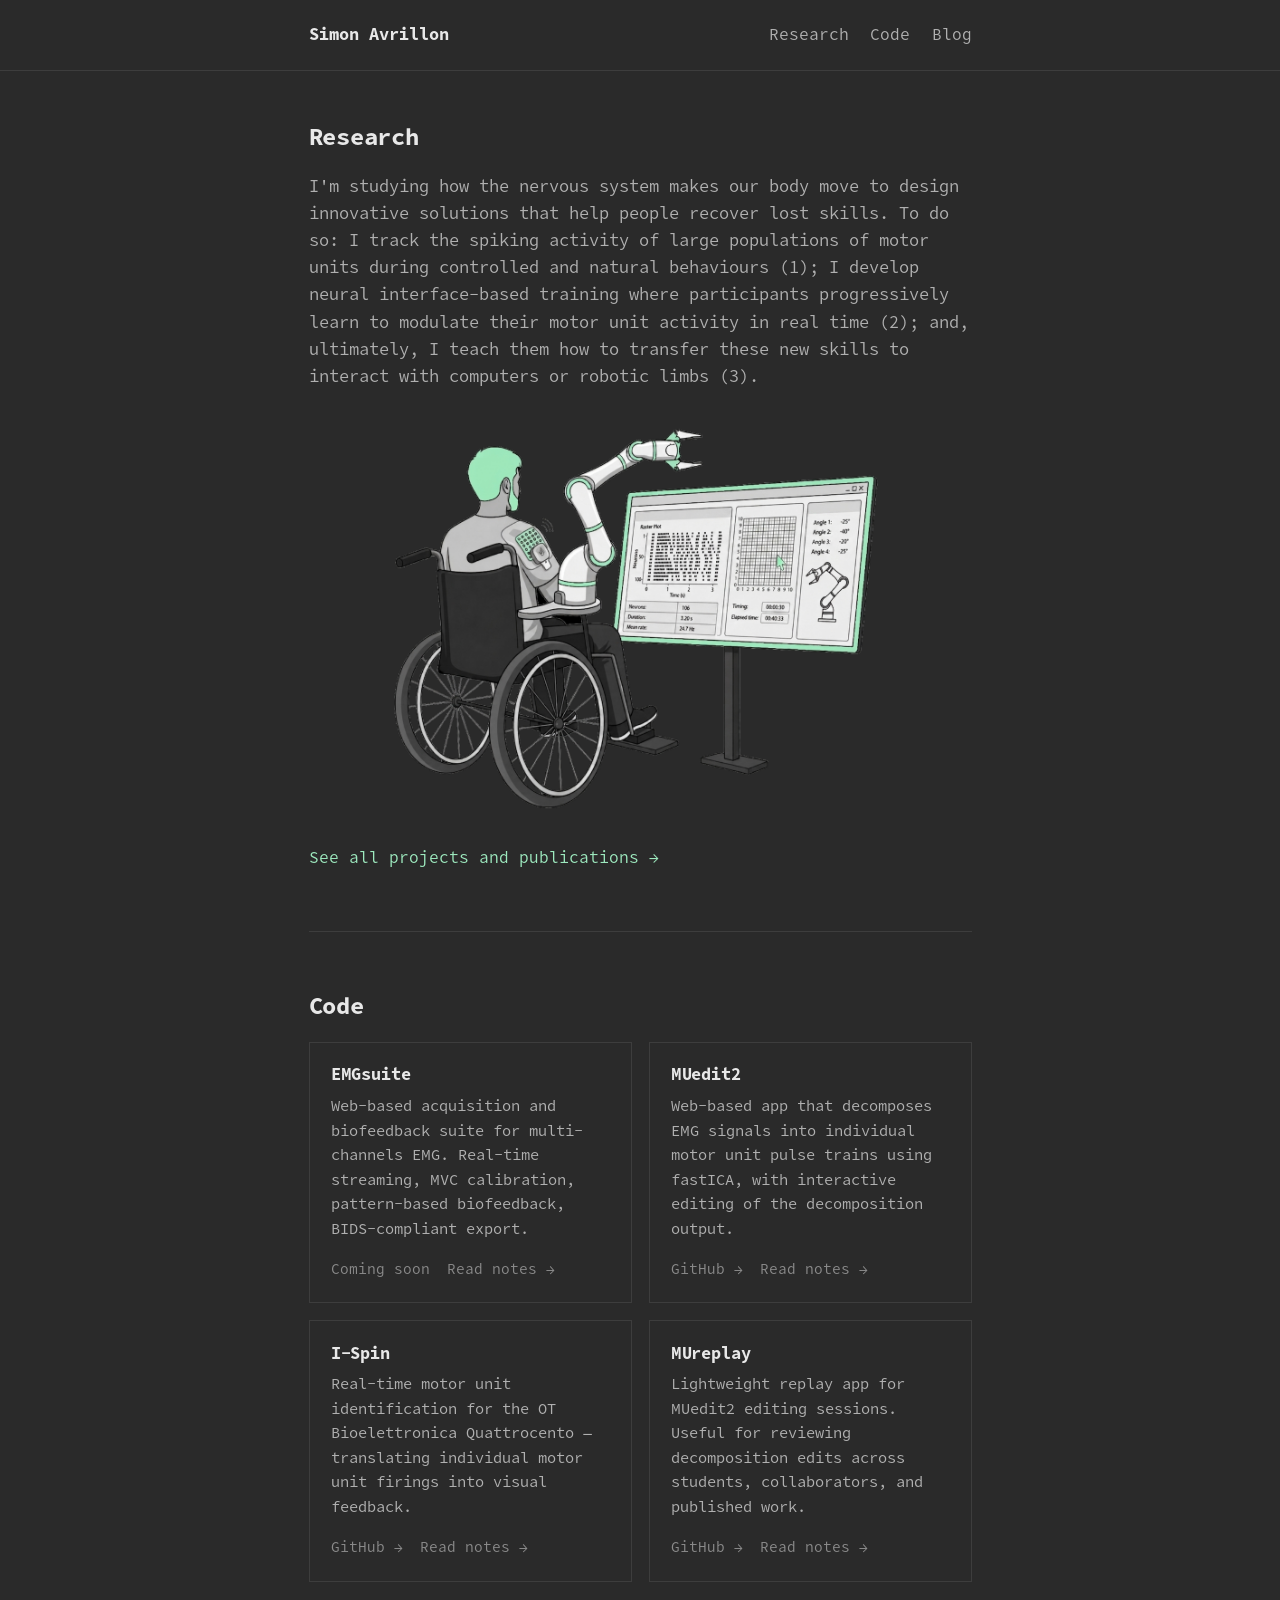
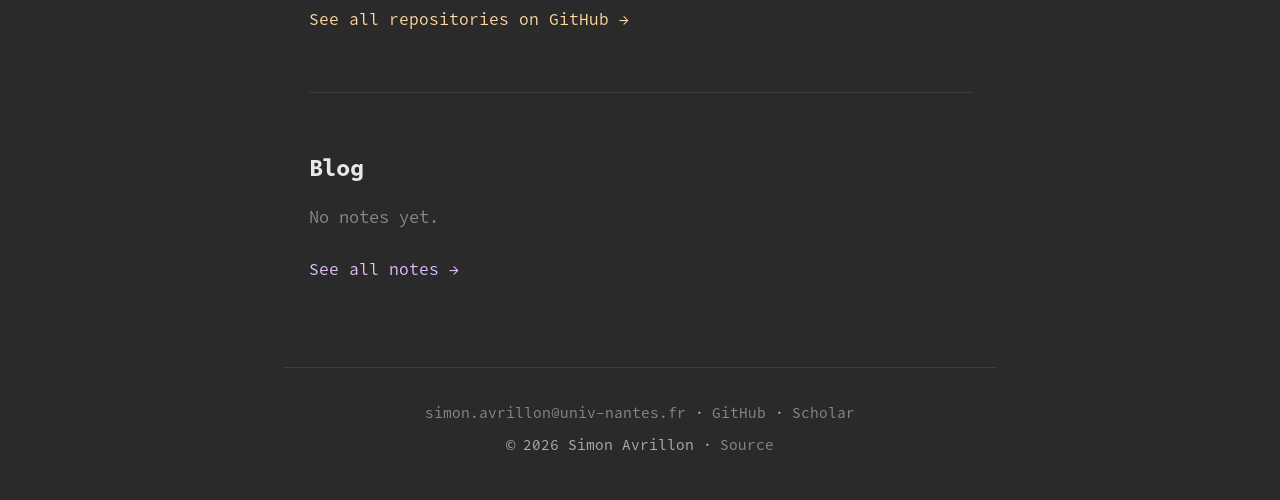
<file: index.html>
<!doctype html>
<html lang="en">
  <head>
    <meta charset="UTF-8" />
    <meta name="viewport" content="width=device-width, initial-scale=1.0" />
    <title>Simon Avrillon</title>
    <meta
      name="description"
      content="Simon Avrillon — researcher in neuromuscular physiology. Open-source tools for high-density EMG and motor unit analysis."
    />
    <link rel="stylesheet" href="css/style.css" />
    <link
      rel="icon"
      href="data:image/svg+xml,%3Csvg xmlns='http://www.w3.org/2000/svg' viewBox='0 0 24 24' fill='none' stroke='%236fa8ff' stroke-width='2' stroke-linecap='round' stroke-linejoin='round'%3E%3Cpath d='M22 12h-2.48a2 2 0 0 0-1.93 1.46l-2.35 8.36a.25.25 0 0 1-.48 0L9.24 2.18a.25.25 0 0 0-.48 0l-2.35 8.36A2 2 0 0 1 4.49 12H2'/%3E%3C/svg%3E"
    />
  </head>
  <body>
    <header class="site-header">
      <nav>
        <a href="/" class="brand">Simon Avrillon</a>
        <ul class="nav-links">
          <li><a href="#research">Research</a></li>
          <li><a href="#code">Code</a></li>
          <li><a href="#blog">Blog</a></li>
        </ul>
      </nav>
    </header>

    <main>
      <section id="research">
        <h2>Research</h2>
        <p>
          I'm studying how the nervous system makes our body move to design innovative solutions
          that help people recover lost skills. To do so: I track the spiking activity of large
          populations of motor units during controlled and natural behaviours (1); I develop neural
          interface-based training where participants progressively learn to modulate their motor
          unit activity in real time (2); and, ultimately, I teach them how to transfer these new
          skills to interact with computers or robotic limbs (3).
        </p>
        <img
          src="assets/research.png"
          alt="Research overview"
          style="width: 80%; display: block; margin: 0.2rem auto"
        />
        <p class="more-link"><a href="research.html">See all projects and publications →</a></p>
      </section>

      <section id="code">
        <h2>Code</h2>
        <ul class="repo-grid">
          <li class="repo-tile">
            <h3>EMGsuite</h3>
            <p>
              Web-based acquisition and biofeedback suite for multi-channels EMG. Real-time
              streaming, MVC calibration, pattern-based biofeedback, BIDS-compliant export.
            </p>
            <div class="tile-links">
              <span class="muted">Coming soon</span>
              <a href="blog/?tag=emgsuite">Read notes →</a>
            </div>
          </li>
          <li class="repo-tile">
            <h3>MUedit2</h3>
            <p>
              Web-based app that decomposes EMG signals into individual motor unit pulse trains
              using fastICA, with interactive editing of the decomposition output.
            </p>
            <div class="tile-links">
              <a href="https://github.com/simonavrillon/MUedit2">GitHub →</a>
              <a href="blog/?tag=muedit">Read notes →</a>
            </div>
          </li>
          <li class="repo-tile">
            <h3>I-Spin</h3>
            <p>
              Real-time motor unit identification for the OT Bioelettronica Quattrocento —
              translating individual motor unit firings into visual feedback.
            </p>
            <div class="tile-links">
              <a href="https://github.com/simonavrillon/I-Spin">GitHub →</a>
              <a href="blog/?tag=i-spin">Read notes →</a>
            </div>
          </li>
          <li class="repo-tile">
            <h3>MUreplay</h3>
            <p>
              Lightweight replay app for MUedit2 editing sessions. Useful for reviewing
              decomposition edits across students, collaborators, and published work.
            </p>
            <div class="tile-links">
              <a href="https://github.com/simonavrillon/MUreplay">GitHub →</a>
              <a href="blog/?tag=mureplay">Read notes →</a>
            </div>
          </li>
        </ul>
        <p class="more-link">
          <a href="https://github.com/simonavrillon?tab=repositories"
            >See all repositories on GitHub →</a
          >
        </p>
      </section>

      <section id="blog">
        <h2>Blog</h2>
        <p class="muted">No notes yet.</p>
        <p class="more-link"><a href="blog/">See all notes →</a></p>
      </section>
    </main>

    <footer>
      <p>
        <a href="mailto:simon.avrillon@univ-nantes.fr">simon.avrillon@univ-nantes.fr</a> ·
        <a href="https://github.com/simonavrillon">GitHub</a> ·
        <a href="https://scholar.google.com/citations?user=N3VrB_kAAAAJ&hl=fr">Scholar</a>
      </p>
      <p>
        © <span id="year"></span> Simon Avrillon ·
        <a href="https://github.com/simonavrillon/simonavrillon.github.io">Source</a>
      </p>
    </footer>

    <script>
      document.getElementById("year").textContent = new Date().getFullYear();
    </script>
  </body>
</html>
</file>
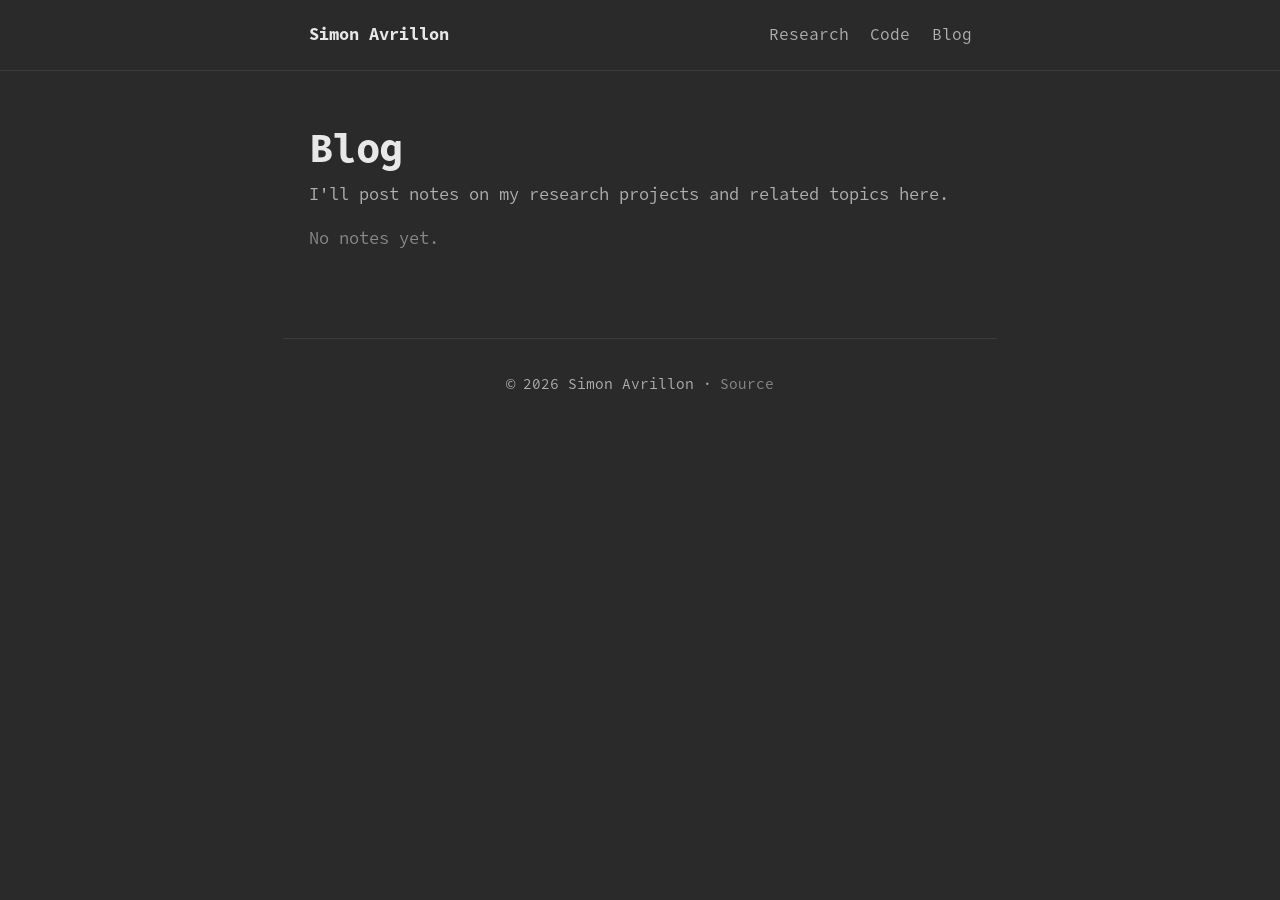
<file: blog/index.html>
<!DOCTYPE html>
<html lang="en">
<head>
  <meta charset="UTF-8">
  <meta name="viewport" content="width=device-width, initial-scale=1.0">
  <title>Simon Avrillon — Blog</title>
  <meta name="description" content="I'll post notes on my research projects and related topics here.">
  <link rel="stylesheet" href="../css/style.css">
  <link rel="icon" href="data:image/svg+xml,%3Csvg xmlns='http://www.w3.org/2000/svg' viewBox='0 0 24 24' fill='none' stroke='%236fa8ff' stroke-width='2' stroke-linecap='round' stroke-linejoin='round'%3E%3Cpath d='M22 12h-2.48a2 2 0 0 0-1.93 1.46l-2.35 8.36a.25.25 0 0 1-.48 0L9.24 2.18a.25.25 0 0 0-.48 0l-2.35 8.36A2 2 0 0 1 4.49 12H2'/%3E%3C/svg%3E">
</head>
<body>
  <header class="site-header">
    <nav>
      <a href="../" class="brand">Simon Avrillon</a>
      <ul class="nav-links">
        <li><a href="../#research">Research</a></li>
        <li><a href="../#code">Code</a></li>
        <li><a href="./">Blog</a></li>
      </ul>
    </nav>
  </header>

  <main id="blog">
    <section>
      <h1 id="blog-title">Blog</h1>
      <p class="tagline" id="blog-tagline">I'll post notes on my research projects and related topics here.</p>

      <ul class="post-list" id="post-list"></ul>
      <p id="no-posts" class="muted">No notes yet.</p>
    </section>
  </main>

  <footer>
    <p>© <span id="year"></span> Simon Avrillon · <a href="https://github.com/simonavrillon/simonavrillon.github.io">Source</a></p>
  </footer>

  <script>
    document.getElementById('year').textContent = new Date().getFullYear();

    const tag = new URLSearchParams(window.location.search).get('tag');
    if (tag) {
      document.getElementById('blog-title').textContent = tag;
      const tagline = document.getElementById('blog-tagline');
      tagline.textContent = '';
      const prefix = document.createTextNode('Notes tagged "' + tag + '" — ');
      const link = document.createElement('a');
      link.href = './';
      link.textContent = 'see all notes';
      tagline.appendChild(prefix);
      tagline.appendChild(link);
      let visible = 0;
      document.querySelectorAll('#post-list li').forEach(li => {
        const tags = (li.dataset.tags || '').split(',').map(t => t.trim()).filter(Boolean);
        if (tags.includes(tag)) {
          visible++;
        } else {
          li.hidden = true;
        }
      });
      if (visible === 0) document.getElementById('no-posts').hidden = false;
    }
  </script>
</body>
</html>
</file>
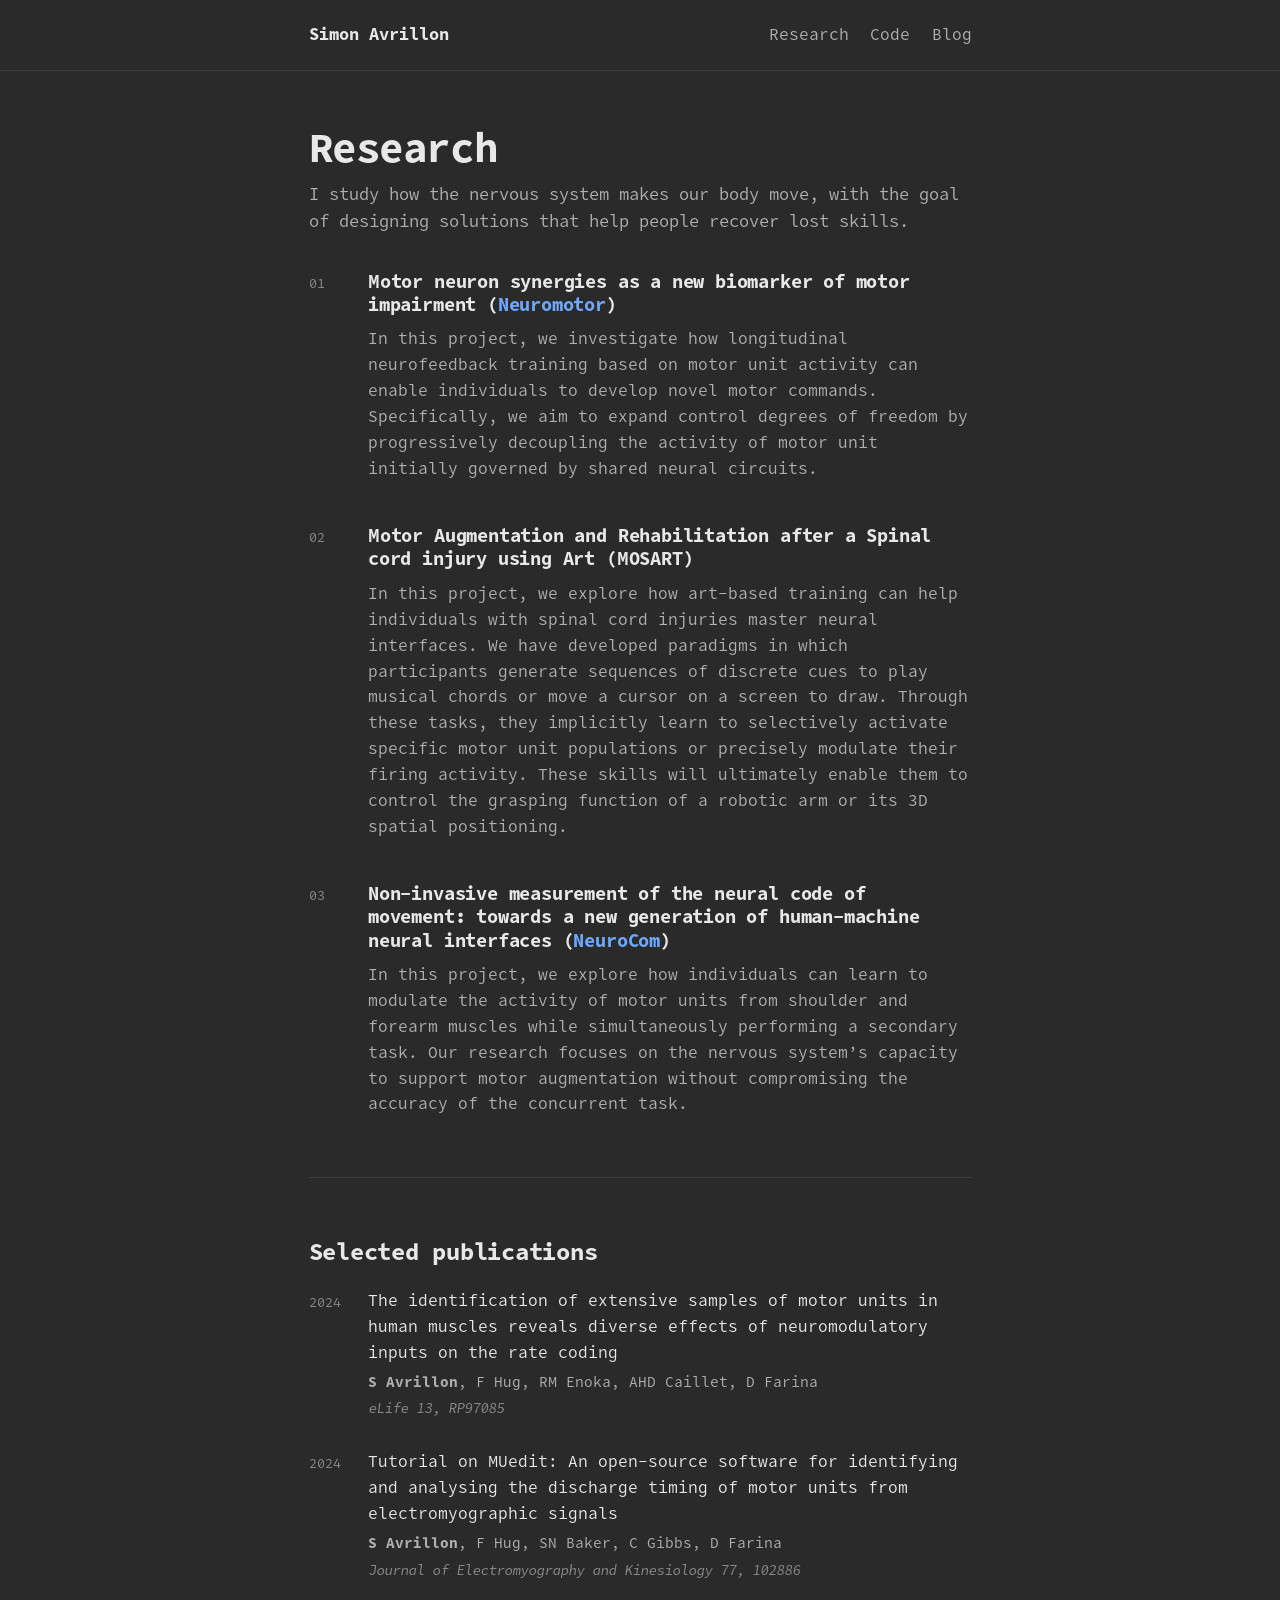
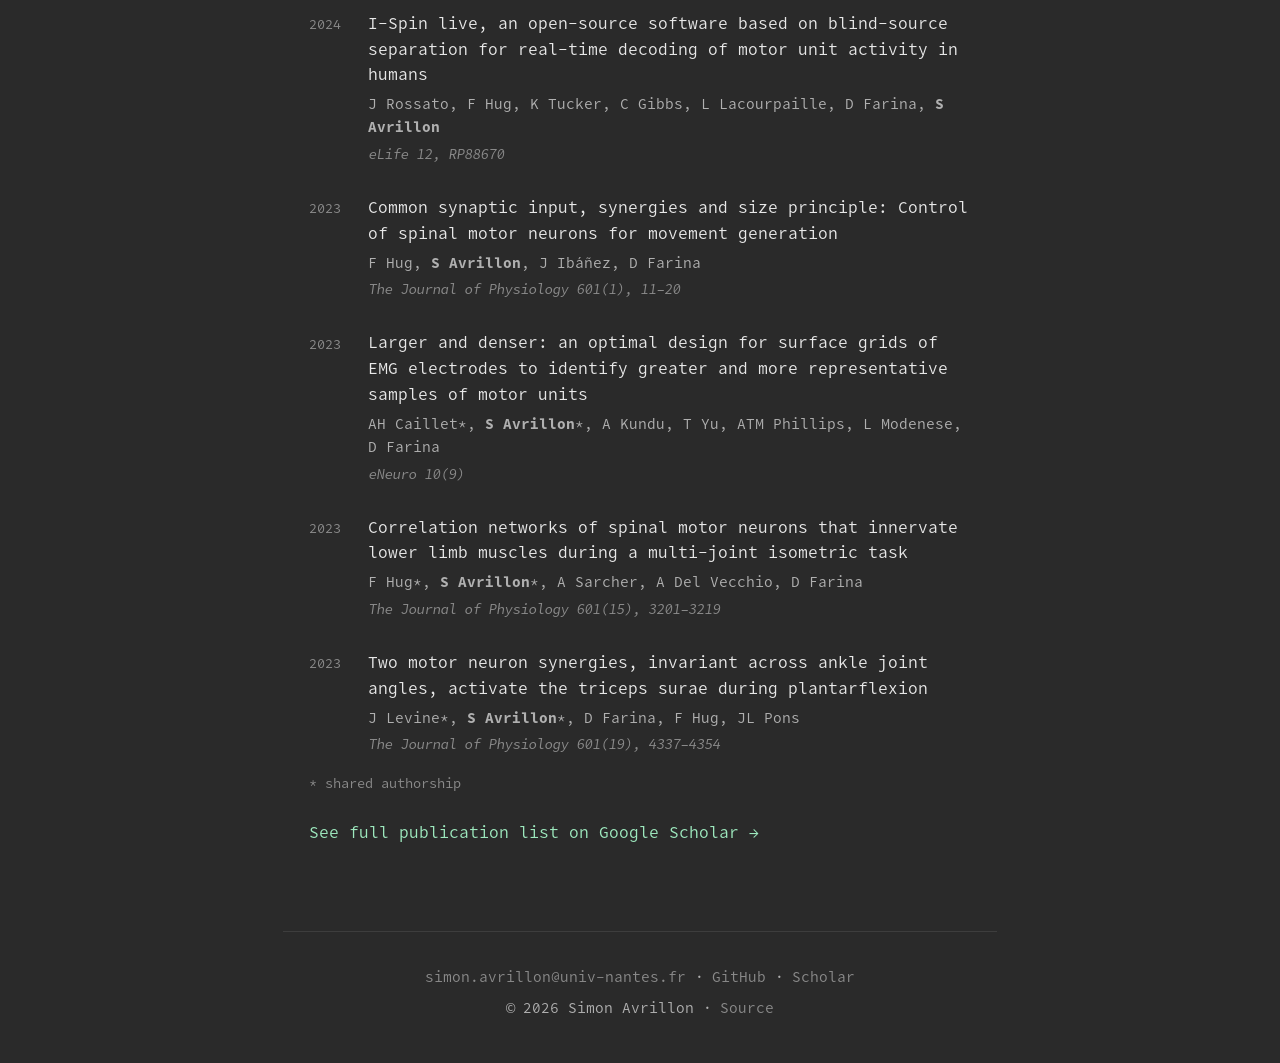
<file: research.html>
<!doctype html>
<html lang="en">
  <head>
    <meta charset="UTF-8" />
    <meta name="viewport" content="width=device-width, initial-scale=1.0" />
    <title>Simon Avrillon — Research</title>
    <meta
      name="description"
      content="Research projects and selected publications by Simon Avrillon — motor unit physiology, neural interfaces, and assistive technology."
    />
    <link rel="stylesheet" href="css/style.css" />
    <link
      rel="icon"
      href="data:image/svg+xml,%3Csvg xmlns='http://www.w3.org/2000/svg' viewBox='0 0 24 24' fill='none' stroke='%236fa8ff' stroke-width='2' stroke-linecap='round' stroke-linejoin='round'%3E%3Cpath d='M22 12h-2.48a2 2 0 0 0-1.93 1.46l-2.35 8.36a.25.25 0 0 1-.48 0L9.24 2.18a.25.25 0 0 0-.48 0l-2.35 8.36A2 2 0 0 1 4.49 12H2'/%3E%3C/svg%3E"
    />
  </head>
  <body>
    <header class="site-header">
      <nav>
        <a href="/" class="brand">Simon Avrillon</a>
        <ul class="nav-links">
          <li><a href="/#research">Research</a></li>
          <li><a href="/#code">Code</a></li>
          <li><a href="blog/">Blog</a></li>
        </ul>
      </nav>
    </header>

    <main id="research">
      <section>
        <h1>Research</h1>
        <p>
          I study how the nervous system makes our body move, with the goal of designing solutions
          that help people recover lost skills.
        </p>

        <ol class="aim-list">
          <li class="aim">
            <span class="aim-num">01</span>
            <div class="aim-body">
              <h2>Motor neuron synergies as a new biomarker of motor impairment (<a href="https://scanr.enseignementsup-recherche.gouv.fr/projects/ANR-24-CE17-5805" target="_blank">Neuromotor</a>)</h2>
              <p>
                In this project, we investigate how longitudinal neurofeedback training based on
                motor unit activity can enable individuals to develop novel motor commands.
                Specifically, we aim to expand control degrees of freedom by progressively
                decoupling the activity of motor unit initially governed by shared neural circuits.
              </p>
            </div>
          </li>
          <li class="aim">
            <span class="aim-num">02</span>
            <div class="aim-body">
              <h2>
                Motor Augmentation and Rehabilitation after a Spinal cord injury using Art (MOSART)
              </h2>
              <p>
                In this project, we explore how art-based training can help individuals with spinal
                cord injuries master neural interfaces. We have developed paradigms in which
                participants generate sequences of discrete cues to play musical chords or move a
                cursor on a screen to draw. Through these tasks, they implicitly learn to
                selectively activate specific motor unit populations or precisely modulate their
                firing activity. These skills will ultimately enable them to control the grasping
                function of a robotic arm or its 3D spatial positioning.
              </p>
            </div>
          </li>
          <li class="aim">
            <span class="aim-num">03</span>
            <div class="aim-body">
              <h2>
                Non-invasive measurement of the neural code of movement: towards a new generation of
                human-machine neural interfaces (<a href="https://scanr.enseignementsup-recherche.gouv.fr/projects/ANR-24-ASTR-0003" target="_blank">NeuroCom</a>)
              </h2>
              <p>
                In this project, we explore how individuals can learn to modulate the activity of
                motor units from shoulder and forearm muscles while simultaneously performing a
                secondary task. Our research focuses on the nervous system’s capacity to support
                motor augmentation without compromising the accuracy of the concurrent task.
              </p>
            </div>
          </li>
        </ol>
      </section>

      <section>
        <h2>Selected publications</h2>
        <ul class="pub-list">
          <li class="pub">
            <span class="pub-year">2024</span>
            <div class="pub-body">
              <p class="pub-title">
                The identification of extensive samples of motor units in human muscles reveals
                diverse effects of neuromodulatory inputs on the rate coding
              </p>
              <p class="pub-authors">
                <strong>S Avrillon</strong>, F Hug, RM Enoka, AHD Caillet, D Farina
              </p>
              <p class="pub-venue">eLife 13, RP97085</p>
            </div>
          </li>

          <li class="pub">
            <span class="pub-year">2024</span>
            <div class="pub-body">
              <p class="pub-title">
                Tutorial on MUedit: An open-source software for identifying and analysing the
                discharge timing of motor units from electromyographic signals
              </p>
              <p class="pub-authors">
                <strong>S Avrillon</strong>, F Hug, SN Baker, C Gibbs, D Farina
              </p>
              <p class="pub-venue">Journal of Electromyography and Kinesiology 77, 102886</p>
            </div>
          </li>

          <li class="pub">
            <span class="pub-year">2024</span>
            <div class="pub-body">
              <p class="pub-title">
                I-Spin live, an open-source software based on blind-source separation for real-time
                decoding of motor unit activity in humans
              </p>
              <p class="pub-authors">
                J Rossato, F Hug, K Tucker, C Gibbs, L Lacourpaille, D Farina,
                <strong>S Avrillon</strong>
              </p>
              <p class="pub-venue">eLife 12, RP88670</p>
            </div>
          </li>

          <li class="pub">
            <span class="pub-year">2023</span>
            <div class="pub-body">
              <p class="pub-title">
                Common synaptic input, synergies and size principle: Control of spinal motor neurons
                for movement generation
              </p>
              <p class="pub-authors">F Hug, <strong>S Avrillon</strong>, J Ibáñez, D Farina</p>
              <p class="pub-venue">The Journal of Physiology 601(1), 11–20</p>
            </div>
          </li>

          <li class="pub">
            <span class="pub-year">2023</span>
            <div class="pub-body">
              <p class="pub-title">
                Larger and denser: an optimal design for surface grids of EMG electrodes to identify
                greater and more representative samples of motor units
              </p>
              <p class="pub-authors">
                AH Caillet*, <strong>S Avrillon</strong>*, A Kundu, T Yu, ATM Phillips, L Modenese,
                D Farina
              </p>
              <p class="pub-venue">eNeuro 10(9)</p>
            </div>
          </li>

          <li class="pub">
            <span class="pub-year">2023</span>
            <div class="pub-body">
              <p class="pub-title">
                Correlation networks of spinal motor neurons that innervate lower limb muscles
                during a multi-joint isometric task
              </p>
              <p class="pub-authors">
                F Hug*, <strong>S Avrillon</strong>*, A Sarcher, A Del Vecchio, D Farina
              </p>
              <p class="pub-venue">The Journal of Physiology 601(15), 3201–3219</p>
            </div>
          </li>

          <li class="pub">
            <span class="pub-year">2023</span>
            <div class="pub-body">
              <p class="pub-title">
                Two motor neuron synergies, invariant across ankle joint angles, activate the
                triceps surae during plantarflexion
              </p>
              <p class="pub-authors">
                J Levine*, <strong>S Avrillon</strong>*, D Farina, F Hug, JL Pons
              </p>
              <p class="pub-venue">The Journal of Physiology 601(19), 4337–4354</p>
            </div>
          </li>
        </ul>

        <p class="pub-footnote">* shared authorship</p>
        <p class="more-link">
          <a href="https://scholar.google.com/citations?user=N3VrB_kAAAAJ&hl=en&sortby=pubdate"
            >See full publication list on Google Scholar →</a
          >
        </p>
      </section>
    </main>

    <footer>
      <p>
        <a href="mailto:simon.avrillon@univ-nantes.fr">simon.avrillon@univ-nantes.fr</a> ·
        <a href="https://github.com/simonavrillon">GitHub</a> ·
        <a href="https://scholar.google.com/citations?user=N3VrB_kAAAAJ&hl=fr">Scholar</a>
      </p>
      <p>
        © <span id="year"></span> Simon Avrillon ·
        <a href="https://github.com/simonavrillon/simonavrillon.github.io">Source</a>
      </p>
    </footer>

    <script>
      document.getElementById("year").textContent = new Date().getFullYear();
    </script>
  </body>
</html>
</file>
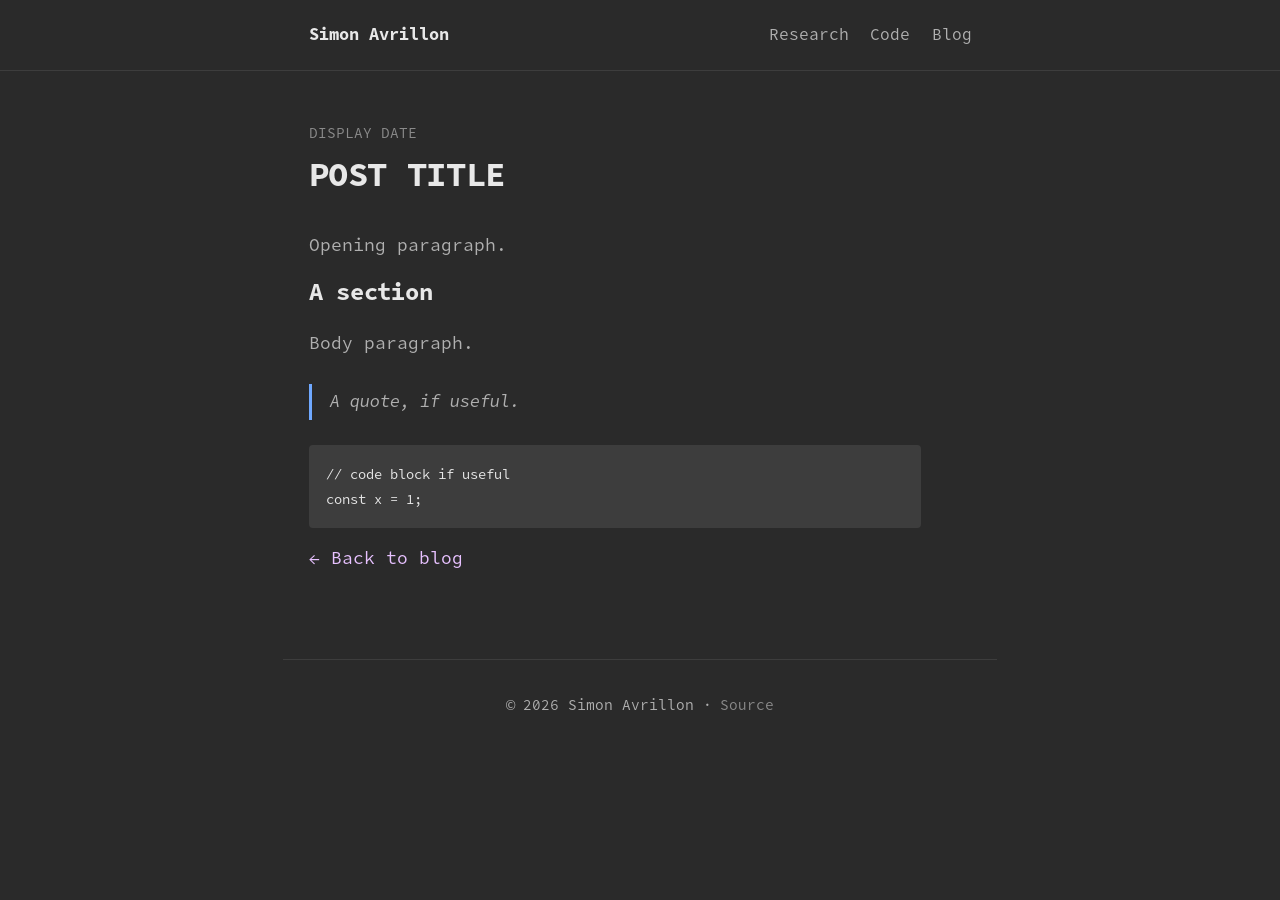
<file: blog/posts/_template.html>
<!DOCTYPE html>
<html lang="en">
<head>
  <meta charset="UTF-8">
  <meta name="viewport" content="width=device-width, initial-scale=1.0">
  <title>Simon Avrillon — POST TITLE</title>
  <meta name="description" content="POST DESCRIPTION">
  <link rel="stylesheet" href="../../css/style.css">
  <link rel="icon" href="data:image/svg+xml,%3Csvg xmlns='http://www.w3.org/2000/svg' viewBox='0 0 24 24' fill='none' stroke='%236fa8ff' stroke-width='2' stroke-linecap='round' stroke-linejoin='round'%3E%3Cpath d='M22 12h-2.48a2 2 0 0 0-1.93 1.46l-2.35 8.36a.25.25 0 0 1-.48 0L9.24 2.18a.25.25 0 0 0-.48 0l-2.35 8.36A2 2 0 0 1 4.49 12H2'/%3E%3C/svg%3E">
</head>
<body>
  <header class="site-header">
    <nav>
      <a href="../../" class="brand">Simon Avrillon</a>
      <ul class="nav-links">
        <li><a href="../../#research">Research</a></li>
        <li><a href="../../#code">Code</a></li>
        <li><a href="../">Blog</a></li>
      </ul>
    </nav>
  </header>

  <main>
    <article class="post">
      <header>
        <time datetime="YYYY-MM-DD">DISPLAY DATE</time>
        <h1>POST TITLE</h1>
      </header>

      <p>
        Opening paragraph.
      </p>

      <h2>A section</h2>

      <p>Body paragraph.</p>

      <blockquote>A quote, if useful.</blockquote>

      <pre><code>// code block if useful
const x = 1;</code></pre>

      <p class="back-link"><a href="../">← Back to blog</a></p>
    </article>
  </main>

  <footer>
    <p>© <span id="year"></span> Simon Avrillon · <a href="https://github.com/simonavrillon/simonavrillon.github.io">Source</a></p>
  </footer>

  <script>
    document.getElementById('year').textContent = new Date().getFullYear();
  </script>
</body>
</html>
</file>
<file: css/style.css>
/* ------------------------------------------------------------------
   Simon Avrillon — personal page
   Minimalist stylesheet. Plain CSS, no frameworks.
------------------------------------------------------------------- */

@font-face {
  font-family: "Office Code Pro";
  src: url("../assets/fonts/officecodepro-regular.otf") format("opentype");
  font-weight: 400;
  font-style: normal;
  font-display: swap;
}

@font-face {
  font-family: "Office Code Pro";
  src: url("../assets/fonts/officecodepro-regularitalic.otf") format("opentype");
  font-weight: 400;
  font-style: italic;
  font-display: swap;
}

@font-face {
  font-family: "Office Code Pro";
  src: url("../assets/fonts/officecodepro-bold.otf") format("opentype");
  font-weight: 700;
  font-style: normal;
  font-display: swap;
}

@font-face {
  font-family: "Office Code Pro";
  src: url("../assets/fonts/officecodepro-bolditalic.otf") format("opentype");
  font-weight: 700;
  font-style: italic;
  font-display: swap;
}

:root {
  --fg:        #e8e8e8;
  --fg-soft:   #b0b0b0;
  --muted:     #8a8a8a;
  --bg:        #2a2a2a;
  --accent:    #6fa8ff;
  --rule:      #3d3d3d;
  --max-width: 42rem;
  --font: "Office Code Pro", "SF Mono", Menlo, Consolas, monospace;
}

* { box-sizing: border-box; }

html { font-size: 17px; }

body {
  margin: 0;
  padding: 0;
  color: var(--fg);
  background: var(--bg);
  font-family: var(--font);
  line-height: 1.6;
  -webkit-font-smoothing: antialiased;
  -moz-osx-font-smoothing: grayscale;
}

/* --- Header / nav ------------------------------------------------- */

.site-header {
  border-bottom: 1px solid var(--rule);
}

.site-header nav {
  max-width: var(--max-width);
  margin: 0 auto;
  padding: 1.25rem 1.5rem;
  display: flex;
  align-items: center;
  justify-content: space-between;
  gap: 1.5rem;
  flex-wrap: wrap;
}

.brand {
  font-weight: 700;
  color: var(--fg);
  text-decoration: none;
}

.nav-links {
  list-style: none;
  display: flex;
  gap: 1.25rem;
  margin: 0;
  padding: 0;
}

.nav-links a {
  color: var(--fg-soft);
  text-decoration: none;
  font-size: 0.95rem;
  font-weight: 400;
}

.nav-links li:nth-child(1) a:hover { color: #9de9be; }
.nav-links li:nth-child(2) a:hover { color: #ffd99f; }
.nav-links li:nth-child(3) a:hover { color: #e7c1ff; }

/* --- Main layout -------------------------------------------------- */

main {
  max-width: var(--max-width);
  margin: 0 auto;
  padding: 3rem 1.5rem 4rem;
}

section + section {
  margin-top: 3.5rem;
  padding-top: 3.5rem;
  border-top: 1px solid var(--rule);
}

h1, h2, h3 {
  font-family: var(--font);
  font-weight: 600;
  letter-spacing: -0.01em;
  line-height: 1.25;
  color: var(--fg);
}

h1 {
  font-size: 2.4rem;
  margin: 0 0 0.5rem;
}

h2 {
  font-size: 1.4rem;
  margin: 0 0 1.25rem;
}

h3 {
  font-size: 1.1rem;
  margin: 0 0 0.3rem;
  font-family: var(--font);
  font-weight: 600;
}

p { margin: 0 0 1rem; color: var(--fg-soft); }

a { color: var(--accent); text-decoration: none; }
a:hover { text-decoration: underline; }


/* --- Repo tiles --------------------------------------------------- */

.repo-grid {
  list-style: none;
  margin: 0;
  padding: 0;
  display: grid;
  grid-template-columns: repeat(2, 1fr);
  gap: 1rem;
}

.repo-tile {
  border: 1px solid var(--rule);
  padding: 1.25rem;
  display: flex;
  flex-direction: column;
  gap: 0.5rem;
  transition: border-color 0.15s;
}

.repo-tile:hover { border-color: #ffd99f; }

.repo-tile h3 {
  margin: 0;
  font-size: 1rem;
  font-weight: 700;
  color: var(--fg);
}

.repo-tile p {
  margin: 0;
  flex: 1;
  font-size: 0.9rem;
}

.tile-links {
  display: flex;
  gap: 1rem;
  margin-top: 0.5rem;
}

.tile-links a,
.tile-links span {
  font-size: 0.85rem;
  color: var(--muted);
}

.tile-links a:hover { color: var(--accent); text-decoration: none; }

.more-link {
  margin-top: 1.5rem;
  font-size: 0.95rem;
}

#research .more-link a { color: #9de9be; }
#research .more-link a:hover { color: #9de9be; }

#code .more-link a { color: #ffd99f; }
#code .more-link a:hover { color: #ffd99f; }

#blog .post-list h3 a { color: #e7c1ff; }
#blog .post-list h3 a:hover { color: #e7c1ff; }
#blog .more-link a { color: #e7c1ff; }
#blog .more-link a:hover { color: #e7c1ff; }

/* --- Research aims ------------------------------------------------ */

.aim-list {
  list-style: none;
  margin: 2rem 0 0;
  padding: 0;
  display: grid;
  gap: 2.5rem;
}

.aim {
  display: grid;
  grid-template-columns: 2.5rem 1fr;
  gap: 1rem;
  align-items: start;
}

.aim-num {
  color: var(--muted);
  font-size: 0.8rem;
  letter-spacing: 0.05em;
  padding-top: 0.2rem;
}

.aim-body h2 {
  margin: 0 0 0.6rem;
  font-size: 1.1rem;
}

.aim-body p {
  margin: 0;
  font-size: 0.95rem;
}

/* --- Publications -------------------------------------------------- */

.pub-list {
  list-style: none;
  margin: 0;
  padding: 0;
  display: grid;
  gap: 1.75rem;
}

.pub {
  display: grid;
  grid-template-columns: 2.5rem 1fr;
  gap: 1rem;
  align-items: start;
}

.pub-year {
  color: var(--muted);
  font-size: 0.8rem;
  padding-top: 0.2rem;
}

.pub-body p { margin: 0; }

.pub-title {
  color: var(--fg);
  font-size: 0.95rem;
  margin-bottom: 0.3rem !important;
}

.pub-authors {
  color: var(--fg-soft);
  font-size: 0.85rem;
  margin-bottom: 0.2rem !important;
}

.pub-venue {
  color: var(--muted);
  font-size: 0.82rem;
  font-style: italic;
}

.pub-footnote {
  font-size: 0.8rem;
  color: var(--muted);
  margin-top: 1rem;
}

.muted { color: var(--muted); }

/* --- Blog --------------------------------------------------------- */

.post-list {
  list-style: none;
  margin: 0;
  padding: 0;
  display: grid;
  gap: 1.5rem;
}

.post-list li { display: grid; gap: 0.25rem; }

.post-list time {
  color: var(--muted);
  font-size: 0.85rem;
  font-family: var(--font);
}

.post-list h3 { margin: 0; }

.post-list p { margin: 0; font-size: 0.95rem; }

/* Single post */

article.post {
  max-width: 36rem;
}

article.post header {
  margin-bottom: 2rem;
}

article.post time {
  display: block;
  color: var(--muted);
  font-size: 0.85rem;
  font-family: var(--font);
  margin-bottom: 0.5rem;
}

article.post h1 { font-size: 2rem; }

article.post p, article.post li {
  font-family: var(--font);
  font-size: 1.05rem;
  line-height: 1.7;
}

article.post pre {
  background: var(--rule);
  padding: 1rem;
  overflow-x: auto;
  border-radius: 4px;
  font-size: 0.9rem;
}

article.post code {
  font-family: var(--font);
  font-size: 0.9em;
}

article.post blockquote {
  border-left: 3px solid var(--accent);
  margin: 1.5rem 0;
  padding: 0.25rem 0 0.25rem 1rem;
  color: var(--fg-soft);
  font-style: italic;
}

.back-link {
  font-size: 0.9rem;
  color: var(--muted);
}

.back-link a { color: #e7c1ff; }
.back-link a:hover { color: #e7c1ff; }

/* --- Footer ------------------------------------------------------- */

footer {
  max-width: var(--max-width);
  margin: 0 auto;
  padding: 2rem 1.5rem;
  border-top: 1px solid var(--rule);
  color: var(--muted);
  font-size: 0.85rem;
  text-align: center;
  word-break: break-word;
}

footer p {
  display: flex;
  flex-wrap: wrap;
  justify-content: center;
  gap: 0.25rem 0.5rem;
  margin: 0 0 0.5rem;
}

footer a { color: var(--muted); }
footer a:hover { color: var(--accent); }

/* --- Responsive --------------------------------------------------- */

@media (max-width: 600px) {
  .repo-grid { grid-template-columns: 1fr; }
}

@media (max-width: 480px) {
  html { font-size: 16px; }
  h1 { font-size: 2rem; }
  .site-header nav { padding: 1rem; gap: 1rem; }
  .nav-links { gap: 1rem; }
  main { padding: 2rem 1.25rem 3rem; }
  section + section { margin-top: 2.5rem; padding-top: 2.5rem; }
}
</file>
